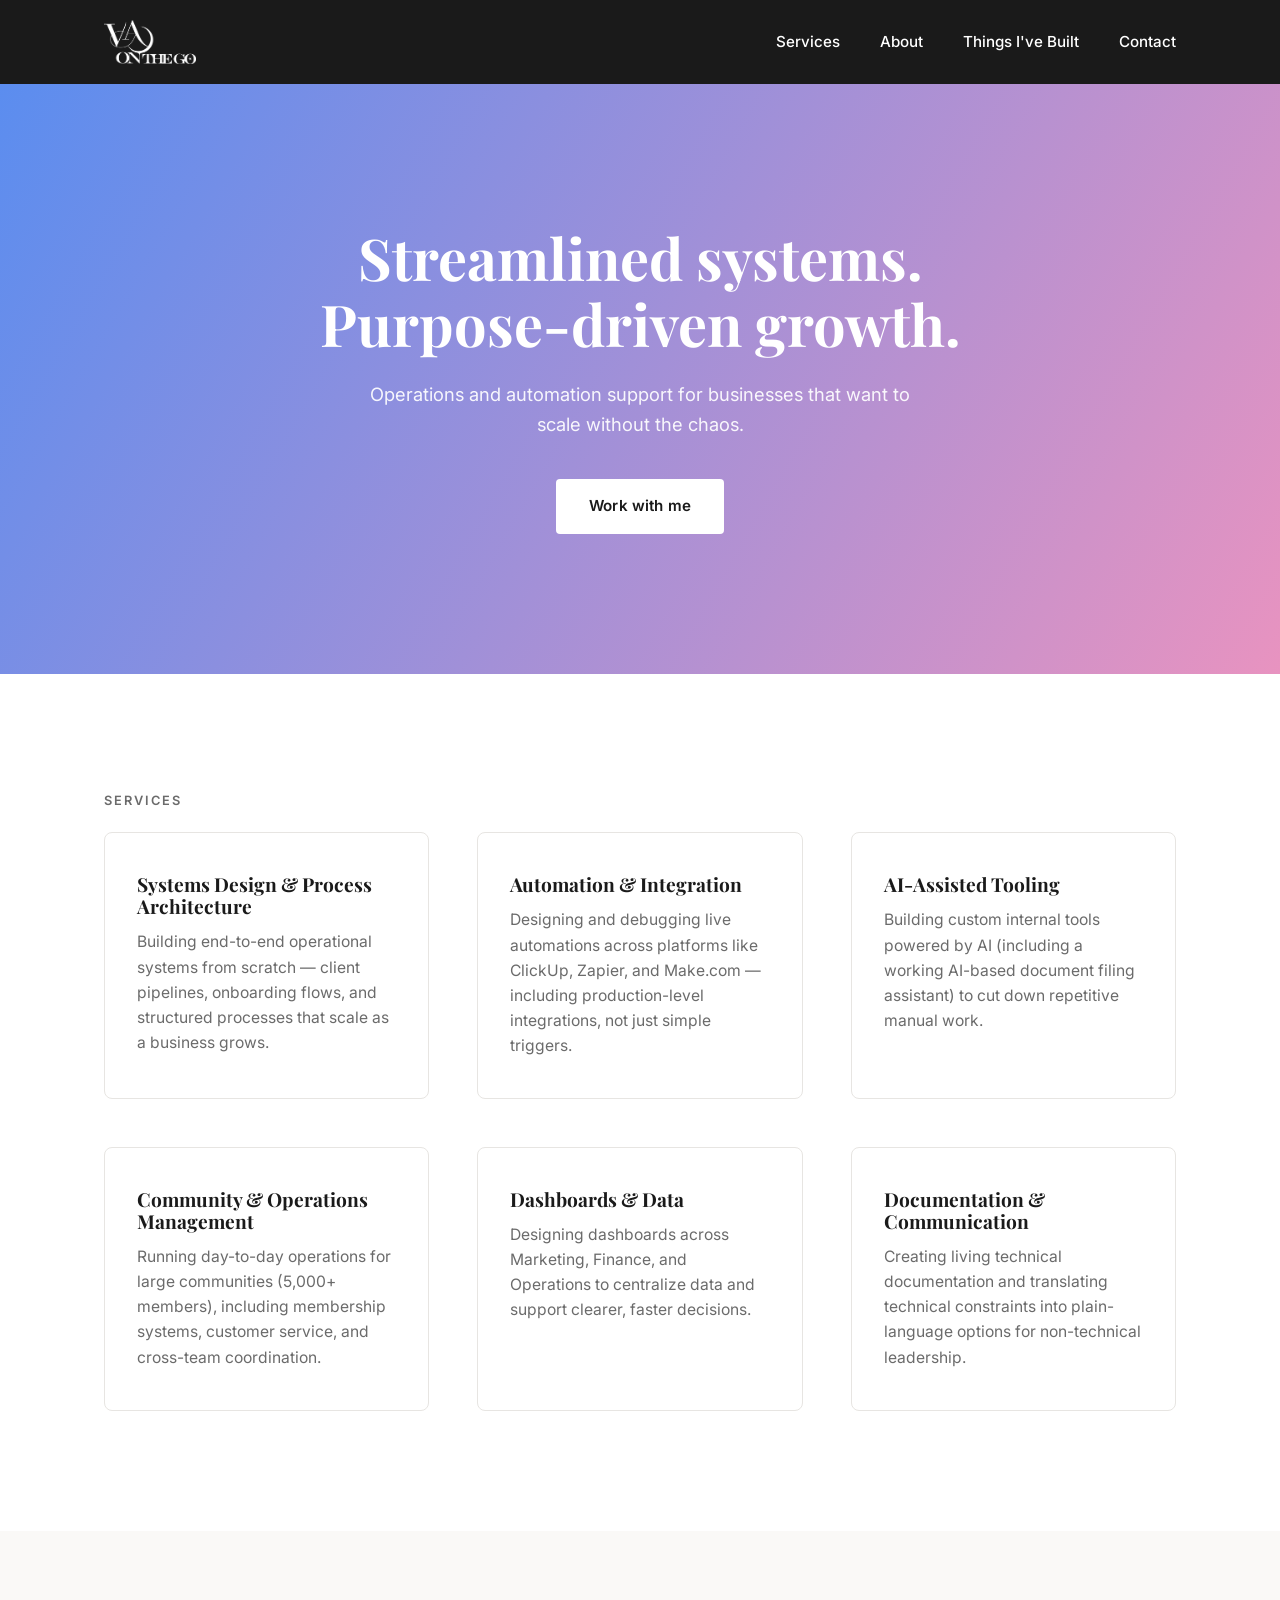
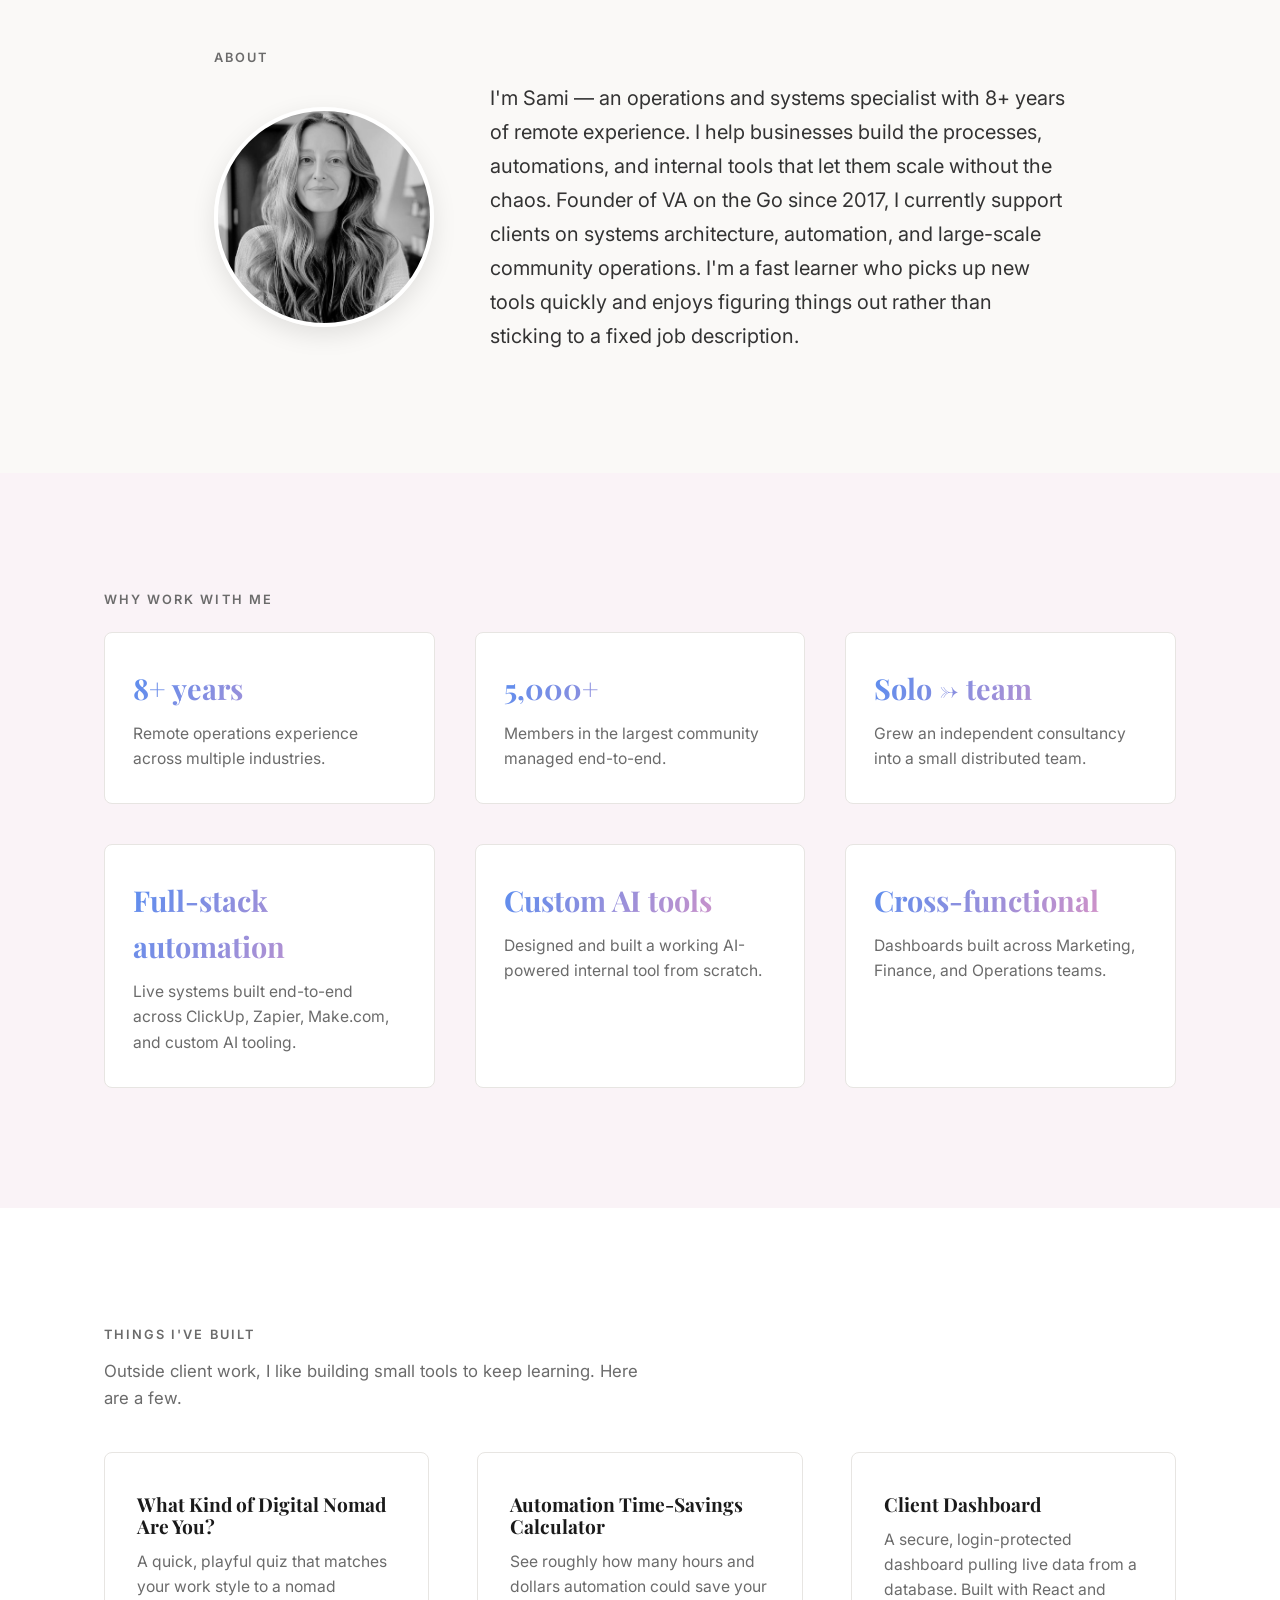
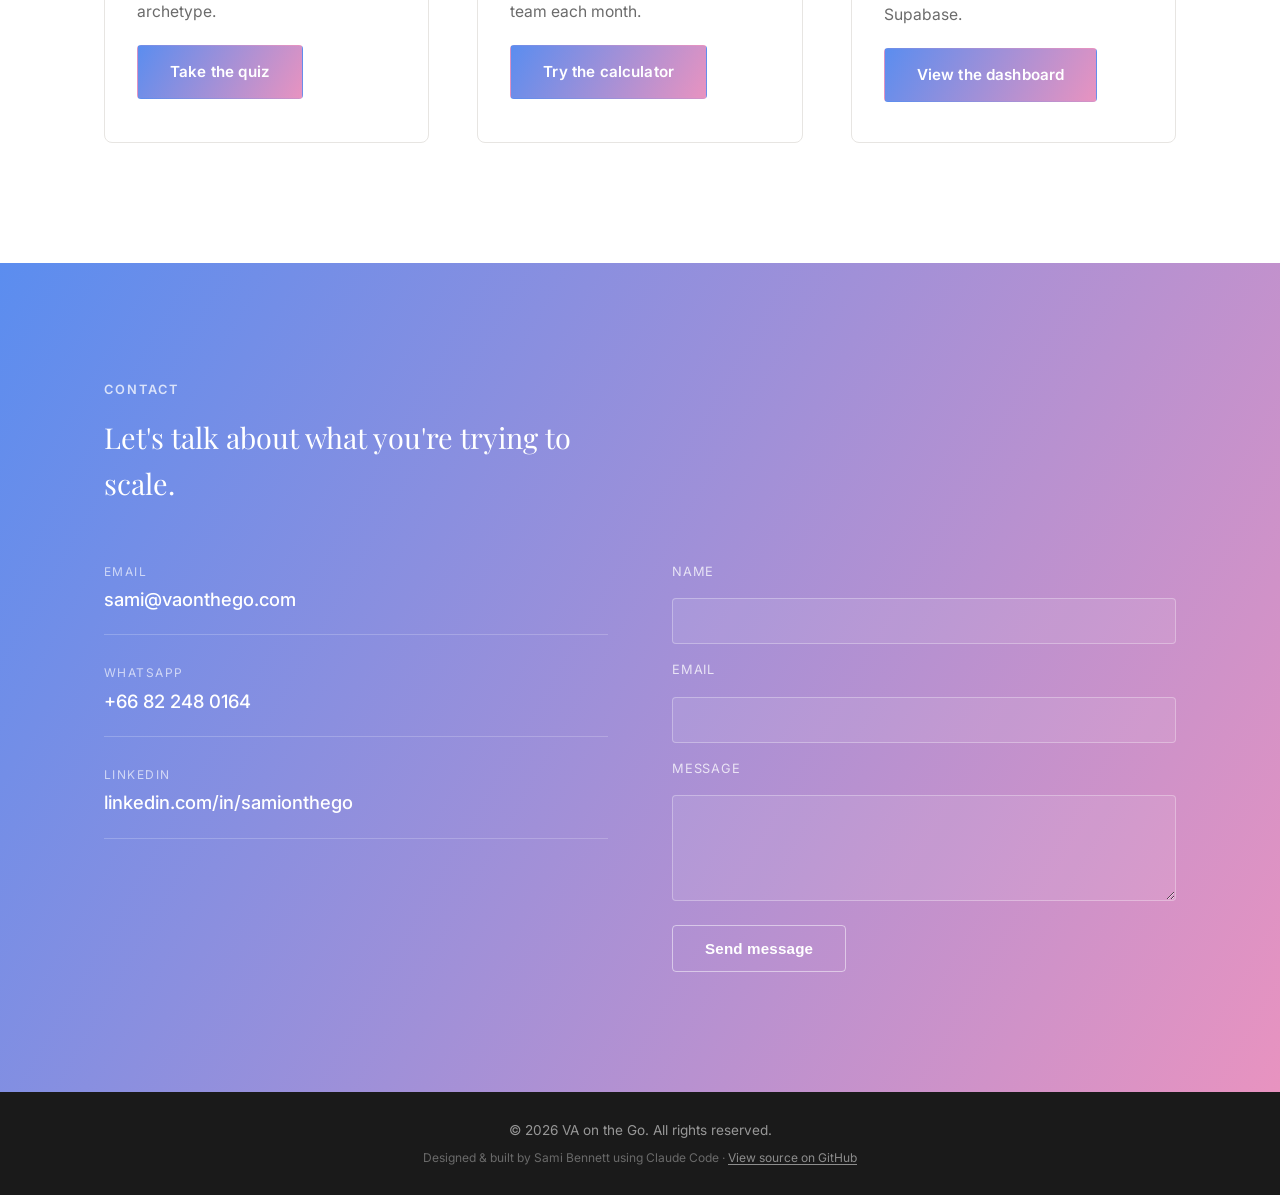
<file: index.html>
<!DOCTYPE html>
<html lang="en">
<head>
<meta charset="UTF-8">
<meta name="viewport" content="width=device-width, initial-scale=1.0">
<title>VA on the Go — Operations &amp; Systems Consultancy</title>
<meta name="description" content="Operations and automation support for businesses that want to scale without the chaos. Systems design, automation, and AI tooling by Sami Bennett.">

<link rel="preconnect" href="https://fonts.googleapis.com">
<link rel="preconnect" href="https://fonts.gstatic.com" crossorigin>
<link href="https://fonts.googleapis.com/css2?family=Playfair+Display:wght@700;800&family=Inter:wght@400;500;600&display=swap" rel="stylesheet">

<link rel="stylesheet" href="css/style.css">
<link rel="icon" type="image/png" sizes="512x512" href="assets/favicon-512.png">
</head>
<body>

<header class="site-header">
  <div class="container header-inner">
    <a href="#top" class="logo-link" aria-label="VA on the Go — home">
      <img src="assets/logo-white.png" alt="VA on the Go" class="logo">
    </a>

    <nav class="site-nav" id="site-nav">
      <a href="#services">Services</a>
      <a href="#about">About</a>
      <a href="#built">Things I've Built</a>
      <a href="#contact">Contact</a>
    </nav>

    <button class="nav-toggle" id="nav-toggle" aria-label="Toggle menu" aria-expanded="false" aria-controls="site-nav">
      <span></span>
      <span></span>
      <span></span>
    </button>
  </div>
</header>

<main id="top">

  <section class="hero">
    <div class="container hero-inner">
      <h1>Streamlined systems.<br>Purpose-driven growth.</h1>
      <p class="hero-sub">Operations and automation support for businesses that want to scale without the chaos.</p>
      <a href="#contact" class="btn btn-primary">Work with me</a>
    </div>
  </section>

  <section class="services" id="services">
    <div class="container">
      <h2 class="section-label">Services</h2>
      <div class="services-grid">
        <div class="service-card">
          <h3>Systems Design &amp; Process Architecture</h3>
          <p>Building end-to-end operational systems from scratch — client pipelines, onboarding flows, and structured processes that scale as a business grows.</p>
        </div>
        <div class="service-card">
          <h3>Automation &amp; Integration</h3>
          <p>Designing and debugging live automations across platforms like ClickUp, Zapier, and Make.com — including production-level integrations, not just simple triggers.</p>
        </div>
        <div class="service-card">
          <h3>AI-Assisted Tooling</h3>
          <p>Building custom internal tools powered by AI (including a working AI-based document filing assistant) to cut down repetitive manual work.</p>
        </div>
        <div class="service-card">
          <h3>Community &amp; Operations Management</h3>
          <p>Running day-to-day operations for large communities (5,000+ members), including membership systems, customer service, and cross-team coordination.</p>
        </div>
        <div class="service-card">
          <h3>Dashboards &amp; Data</h3>
          <p>Designing dashboards across Marketing, Finance, and Operations to centralize data and support clearer, faster decisions.</p>
        </div>
        <div class="service-card">
          <h3>Documentation &amp; Communication</h3>
          <p>Creating living technical documentation and translating technical constraints into plain-language options for non-technical leadership.</p>
        </div>
      </div>
    </div>
  </section>

  <section class="about" id="about">
    <div class="container about-inner">
      <h2 class="section-label">About</h2>
      <div class="about-content">
        <img src="assets/sami-portrait.png" alt="Sami Bennett" class="about-portrait">
        <p class="about-bio">
          I'm Sami — an operations and systems specialist with 8+ years of remote experience.
          I help businesses build the processes, automations, and internal tools that let them
          scale without the chaos. Founder of VA on the Go since 2017, I currently support
          clients on systems architecture, automation, and large-scale community operations.
          I'm a fast learner who picks up new tools quickly and enjoys figuring things out
          rather than sticking to a fixed job description.
        </p>
      </div>
    </div>
  </section>

  <section class="stats" id="why">
    <div class="container">
      <h2 class="section-label">Why work with me</h2>
      <div class="stats-grid">
        <div class="stat-card">
          <span class="stat-number">8+ years</span>
          <p>Remote operations experience across multiple industries.</p>
        </div>
        <div class="stat-card">
          <span class="stat-number">5,000+</span>
          <p>Members in the largest community managed end-to-end.</p>
        </div>
        <div class="stat-card">
          <span class="stat-number">Solo → team</span>
          <p>Grew an independent consultancy into a small distributed team.</p>
        </div>
        <div class="stat-card">
          <span class="stat-number">Full-stack automation</span>
          <p>Live systems built end-to-end across ClickUp, Zapier, Make.com, and custom AI tooling.</p>
        </div>
        <div class="stat-card">
          <span class="stat-number">Custom AI tools</span>
          <p>Designed and built a working AI-powered internal tool from scratch.</p>
        </div>
        <div class="stat-card">
          <span class="stat-number">Cross-functional</span>
          <p>Dashboards built across Marketing, Finance, and Operations teams.</p>
        </div>
      </div>
    </div>
  </section>

  <section class="built" id="built">
    <div class="container">
      <h2 class="section-label">Things I've Built</h2>
      <p class="built-intro">Outside client work, I like building small tools to keep learning. Here are a few.</p>
      <div class="built-grid">
        <div class="built-card">
          <h3>What Kind of Digital Nomad Are You?</h3>
          <p>A quick, playful quiz that matches your work style to a nomad archetype.</p>
          <a href="quiz/" class="btn btn-primary">Take the quiz</a>
        </div>
        <div class="built-card">
          <h3>Automation Time-Savings Calculator</h3>
          <p>See roughly how many hours and dollars automation could save your team each month.</p>
          <a href="calculator/" class="btn btn-primary">Try the calculator</a>
        </div>
        <div class="built-card">
          <h3>Client Dashboard</h3>
          <p>A secure, login-protected dashboard pulling live data from a database. Built with React and Supabase.</p>
          <a href="https://dashboard.vaonthego.com" class="btn btn-primary" target="_blank" rel="noopener">View the dashboard</a>
        </div>
      </div>
    </div>
  </section>

  <section class="contact" id="contact">
    <div class="container contact-inner">
      <h2 class="section-label">Contact</h2>
      <p class="contact-lead">Let's talk about what you're trying to scale.</p>

      <div class="contact-grid">
        <div class="contact-details">
          <a href="mailto:sami@vaonthego.com" class="contact-item">
            <span class="contact-label">Email</span>
            <span class="contact-value">sami@vaonthego.com</span>
          </a>
          <a href="https://wa.me/66822480164" class="contact-item" target="_blank" rel="noopener">
            <span class="contact-label">WhatsApp</span>
            <span class="contact-value">+66 82 248 0164</span>
          </a>
          <a href="https://linkedin.com/in/samionthego" class="contact-item" target="_blank" rel="noopener">
            <span class="contact-label">LinkedIn</span>
            <span class="contact-value">linkedin.com/in/samionthego</span>
          </a>
        </div>

        <form class="contact-form" name="contact" method="POST" data-netlify="true">
          <input type="hidden" name="form-name" value="contact">
          <label for="name">Name</label>
          <input type="text" id="name" name="name" required>

          <label for="email">Email</label>
          <input type="email" id="email" name="email" required>

          <label for="message">Message</label>
          <textarea id="message" name="message" rows="4" required></textarea>

          <button type="submit" class="btn btn-outline">Send message</button>
        </form>
      </div>
    </div>
  </section>

</main>

<footer class="site-footer">
  <div class="container">
    <p>&copy; <span id="year"></span> VA on the Go. All rights reserved.</p>
    <p class="footer-credit">Designed &amp; built by Sami Bennett using Claude Code · <a href="https://github.com/samibee89/vaonthego-website" target="_blank" rel="noopener">View source on GitHub</a></p>
  </div>
</footer>

<script src="js/script.js"></script>
</body>
</html>
</file>
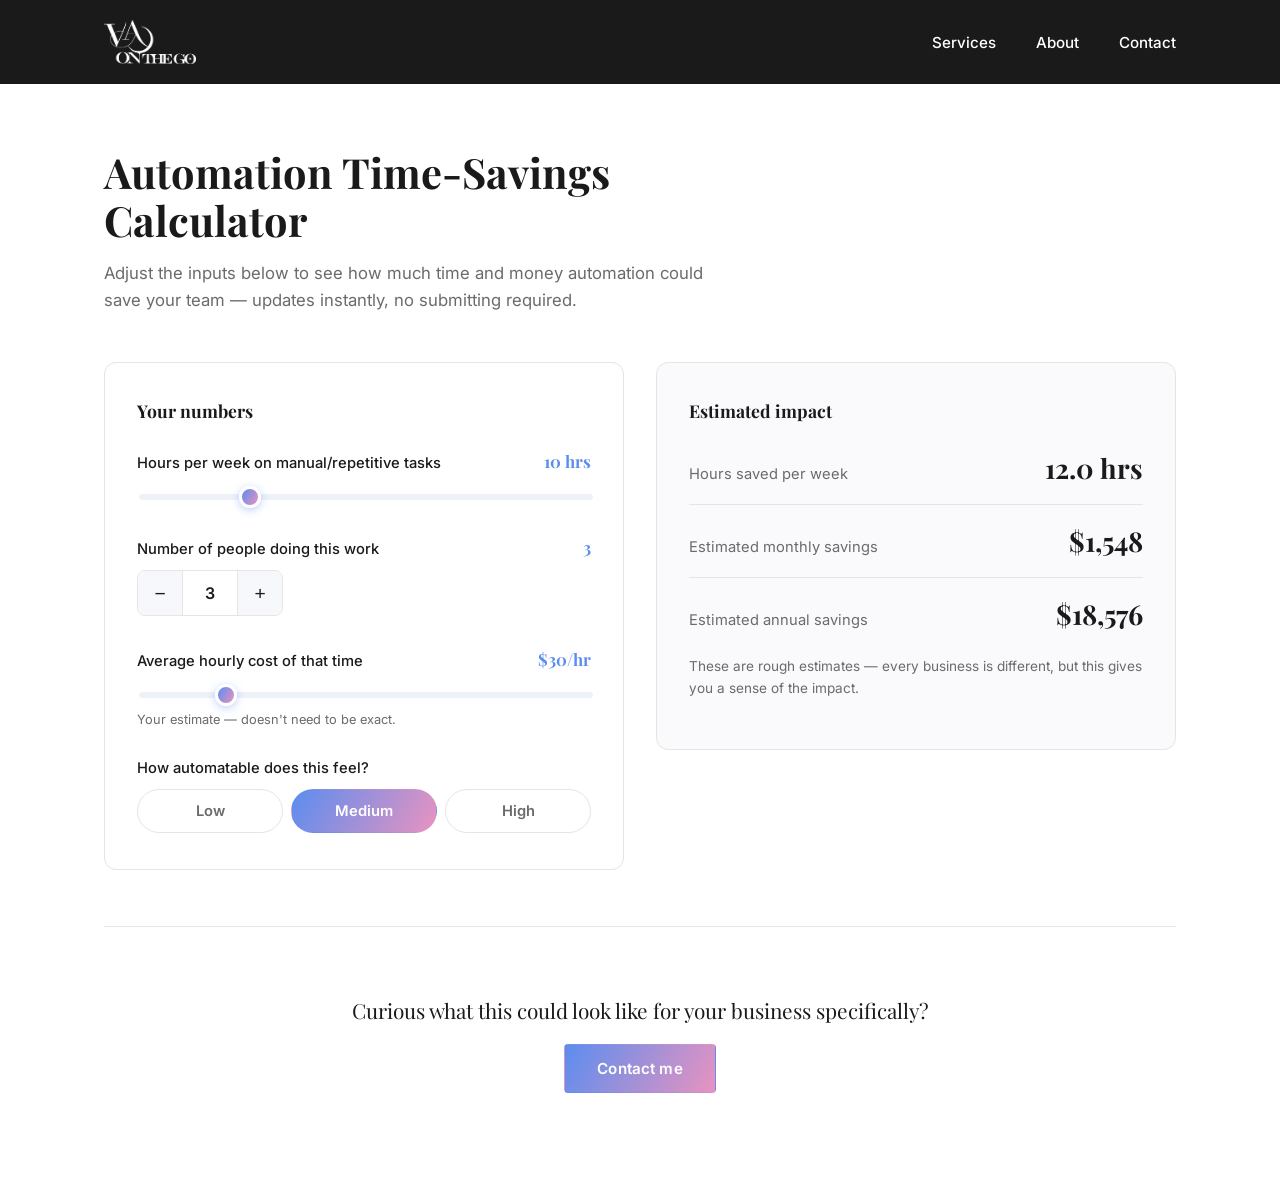
<file: calculator/index.html>
<!DOCTYPE html>
<html lang="en">
<head>
<meta charset="UTF-8">
<meta name="viewport" content="width=device-width, initial-scale=1.0">
<title>Automation Time-Savings Calculator — VA on the Go</title>
<meta name="description" content="See roughly how many hours and dollars automation could save your team each month.">
<link rel="preconnect" href="https://fonts.googleapis.com">
<link rel="preconnect" href="https://fonts.gstatic.com" crossorigin>
<link href="https://fonts.googleapis.com/css2?family=Playfair+Display:wght@600;700;800&family=Inter:wght@400;500;600;700&display=swap" rel="stylesheet">
<link rel="icon" type="image/png" sizes="512x512" href="../assets/favicon-512.png">
<style>
  :root {
    --black: #1A1A1A;
    --white: #FFFFFF;
    --blue: #5B8DEF;
    --pink: #E893C0;
    --gradient: linear-gradient(120deg, var(--blue), var(--pink));
    --gray: #6B6B6B;
    --border: #E7E5E2;
    --font-heading: 'Playfair Display', serif;
    --font-body: 'Inter', sans-serif;
  }

  * { box-sizing: border-box; }

  body {
    margin: 0;
    font-family: var(--font-body);
    color: var(--black);
    background: var(--white);
  }

  h1, h2, h3 {
    font-family: var(--font-heading);
    margin: 0;
  }

  a { color: inherit; }

  /* ---------- Site header (matches main site) ---------- */
  .container {
    max-width: 1120px;
    margin: 0 auto;
    padding: 0 24px;
  }

  .site-header {
    background: var(--black);
  }

  .header-inner {
    display: flex;
    align-items: center;
    justify-content: space-between;
    height: 84px;
  }

  .logo-link { display: flex; align-items: center; }

  .logo { height: 44px; width: auto; display: block; }

  .site-nav { display: flex; gap: 40px; }

  .site-nav a {
    color: var(--white);
    font-size: 0.95rem;
    font-weight: 500;
    text-decoration: none;
    position: relative;
    padding: 4px 0;
  }

  .site-nav a::after {
    content: "";
    position: absolute;
    left: 0;
    bottom: -2px;
    width: 0;
    height: 1px;
    background: var(--white);
    transition: width 0.2s ease;
  }

  .site-nav a:hover::after { width: 100%; }

  .nav-toggle {
    display: none;
    flex-direction: column;
    justify-content: center;
    gap: 5px;
    width: 32px;
    height: 32px;
    background: transparent;
    border: none;
    cursor: pointer;
    padding: 0;
  }

  .nav-toggle span {
    display: block;
    height: 2px;
    width: 100%;
    background: var(--white);
    transition: transform 0.2s ease, opacity 0.2s ease;
  }

  .nav-toggle.open span:nth-child(1) { transform: translateY(7px) rotate(45deg); }
  .nav-toggle.open span:nth-child(2) { opacity: 0; }
  .nav-toggle.open span:nth-child(3) { transform: translateY(-7px) rotate(-45deg); }

  @media (max-width: 720px) {
    .site-nav {
      position: absolute;
      top: 84px;
      left: 0;
      right: 0;
      background: var(--black);
      flex-direction: column;
      gap: 0;
      max-height: 0;
      overflow: hidden;
      transition: max-height 0.25s ease;
    }

    .site-nav.open { max-height: 240px; }

    .site-nav a {
      padding: 16px 24px;
      border-top: 1px solid rgba(255, 255, 255, 0.1);
    }

    .site-nav a::after { display: none; }

    .nav-toggle { display: flex; }
  }

  /* ---------- Buttons ---------- */
  .btn {
    display: inline-block;
    padding: 14px 32px;
    border-radius: 4px;
    font-weight: 600;
    font-size: 0.95rem;
    letter-spacing: 0.01em;
    transition: transform 0.15s ease, opacity 0.15s ease;
    cursor: pointer;
    border: 1px solid transparent;
    text-decoration: none;
    font-family: var(--font-body);
  }

  .btn:hover { transform: translateY(-2px); }

  .btn-primary {
    background: var(--gradient);
    color: var(--white);
  }

  .btn-primary:hover { opacity: 0.85; }

  /* ---------- Calculator layout ---------- */
  .calc-main {
    padding: 64px 0 100px;
  }

  .calc-intro {
    max-width: 640px;
    margin-bottom: 48px;
  }

  .calc-intro h1 {
    font-size: clamp(1.8rem, 4vw, 2.6rem);
    line-height: 1.15;
    margin-bottom: 14px;
  }

  .calc-intro p {
    color: var(--gray);
    font-size: 1.05rem;
    line-height: 1.6;
  }

  .calc-grid {
    display: grid;
    grid-template-columns: 1fr 1fr;
    gap: 32px;
    align-items: start;
  }

  .calc-card {
    background: var(--white);
    border: 1px solid var(--border);
    border-radius: 12px;
    padding: 36px 32px;
  }

  .calc-card-title {
    font-size: 1.1rem;
    margin-bottom: 28px;
  }

  /* Inputs */
  .input-group {
    margin-bottom: 32px;
  }

  .input-group:last-child { margin-bottom: 0; }

  .input-label-row {
    display: flex;
    justify-content: space-between;
    align-items: baseline;
    gap: 12px;
    margin-bottom: 12px;
  }

  .input-label-row label {
    font-size: 0.92rem;
    font-weight: 500;
    color: var(--black);
  }

  .input-value {
    font-family: var(--font-heading);
    font-weight: 700;
    font-size: 1.05rem;
    color: var(--blue);
    white-space: nowrap;
  }

  input[type="range"] {
    width: 100%;
    height: 6px;
    border-radius: 999px;
    background: #eef1f8;
    appearance: none;
    -webkit-appearance: none;
    outline: none;
    cursor: pointer;
  }

  input[type="range"]::-webkit-slider-thumb {
    appearance: none;
    -webkit-appearance: none;
    width: 22px;
    height: 22px;
    border-radius: 50%;
    background: var(--gradient);
    border: 3px solid var(--white);
    box-shadow: 0 2px 8px rgba(91, 141, 239, 0.4);
    cursor: pointer;
  }

  input[type="range"]::-moz-range-thumb {
    width: 22px;
    height: 22px;
    border-radius: 50%;
    background: var(--gradient);
    border: 3px solid var(--white);
    box-shadow: 0 2px 8px rgba(91, 141, 239, 0.4);
    cursor: pointer;
  }

  .input-hint {
    font-size: 0.8rem;
    color: var(--gray);
    margin-top: 10px;
  }

  .stepper {
    display: flex;
    align-items: center;
    border: 1px solid var(--border);
    border-radius: 8px;
    overflow: hidden;
    width: fit-content;
  }

  .stepper-btn {
    width: 44px;
    height: 44px;
    border: none;
    background: #f7f8fc;
    font-size: 1.2rem;
    line-height: 1;
    cursor: pointer;
    color: var(--black);
    transition: background 0.15s ease;
  }

  .stepper-btn:hover { background: #eef1f8; }

  .stepper input[type="number"] {
    width: 56px;
    height: 44px;
    border: none;
    border-left: 1px solid var(--border);
    border-right: 1px solid var(--border);
    text-align: center;
    font-family: var(--font-body);
    font-size: 1rem;
    font-weight: 600;
    color: var(--black);
    -moz-appearance: textfield;
  }

  .stepper input[type="number"]::-webkit-outer-spin-button,
  .stepper input[type="number"]::-webkit-inner-spin-button {
    -webkit-appearance: none;
    margin: 0;
  }

  .segmented {
    display: flex;
    gap: 8px;
  }

  .segment {
    flex: 1;
    padding: 12px 16px;
    border-radius: 999px;
    border: 1px solid var(--border);
    background: var(--white);
    font-family: var(--font-body);
    font-weight: 600;
    font-size: 0.92rem;
    color: var(--gray);
    cursor: pointer;
    transition: background 0.15s ease, color 0.15s ease, border-color 0.15s ease;
  }

  .segment.active {
    background: var(--gradient);
    color: var(--white);
    border-color: transparent;
  }

  .segment:hover:not(.active) {
    border-color: var(--blue);
    color: var(--black);
  }

  /* Results */
  .calc-results {
    background: #FAFAFC;
  }

  .result-row {
    display: flex;
    justify-content: space-between;
    align-items: baseline;
    gap: 16px;
    padding: 18px 0;
    border-bottom: 1px solid var(--border);
  }

  .result-row:first-of-type { padding-top: 0; }

  .result-row-annual {
    border-bottom: none;
    padding-bottom: 0;
  }

  .result-label {
    font-size: 0.92rem;
    color: var(--gray);
  }

  .result-number {
    font-family: var(--font-heading);
    font-weight: 700;
    font-size: 1.7rem;
    color: var(--black);
    transition: color 0.3s ease;
  }

  .result-number.pulse { color: var(--blue); }

  .result-context {
    margin-top: 24px;
    font-size: 0.85rem;
    color: var(--gray);
    line-height: 1.6;
  }

  /* Closing */
  .calc-closing {
    text-align: center;
    margin-top: 56px;
    padding-top: 48px;
    border-top: 1px solid var(--border);
  }

  .calc-closing p {
    font-family: var(--font-heading);
    font-size: 1.3rem;
    margin-bottom: 20px;
  }

  @media (max-width: 780px) {
    .calc-grid { grid-template-columns: 1fr; }
    .calc-card { padding: 28px 24px; }
    .calc-main { padding: 48px 0 72px; }
  }
</style>
</head>
<body>

<header class="site-header">
  <div class="container header-inner">
    <a href="../index.html" class="logo-link" aria-label="VA on the Go — home">
      <img src="../assets/logo-white.png" alt="VA on the Go" class="logo">
    </a>

    <nav class="site-nav" id="site-nav">
      <a href="../index.html#services">Services</a>
      <a href="../index.html#about">About</a>
      <a href="../index.html#contact">Contact</a>
    </nav>

    <button class="nav-toggle" id="nav-toggle" aria-label="Toggle menu" aria-expanded="false" aria-controls="site-nav">
      <span></span>
      <span></span>
      <span></span>
    </button>
  </div>
</header>

<main class="calc-main">
  <div class="container">

    <div class="calc-intro">
      <h1>Automation Time-Savings Calculator</h1>
      <p>Adjust the inputs below to see how much time and money automation could save your team — updates instantly, no submitting required.</p>
    </div>

    <div class="calc-grid">

      <div class="calc-card calc-inputs">
        <h2 class="calc-card-title">Your numbers</h2>

        <div class="input-group">
          <div class="input-label-row">
            <label for="hoursInput">Hours per week on manual/repetitive tasks</label>
            <span class="input-value" id="hoursValue">10 hrs</span>
          </div>
          <input type="range" id="hoursInput" min="1" max="40" step="1" value="10">
        </div>

        <div class="input-group">
          <div class="input-label-row">
            <label for="peopleInput">Number of people doing this work</label>
            <span class="input-value" id="peopleValue">3</span>
          </div>
          <div class="stepper">
            <button type="button" class="stepper-btn" id="peopleMinus" aria-label="Decrease number of people">&minus;</button>
            <input type="number" id="peopleInput" min="1" max="20" step="1" value="3" inputmode="numeric">
            <button type="button" class="stepper-btn" id="peoplePlus" aria-label="Increase number of people">+</button>
          </div>
        </div>

        <div class="input-group">
          <div class="input-label-row">
            <label for="costInput">Average hourly cost of that time</label>
            <span class="input-value" id="costValue">$30/hr</span>
          </div>
          <input type="range" id="costInput" min="15" max="100" step="1" value="30">
          <p class="input-hint">Your estimate — doesn't need to be exact.</p>
        </div>

        <div class="input-group">
          <div class="input-label-row">
            <label id="automationLabel">How automatable does this feel?</label>
          </div>
          <div class="segmented" id="automationSegmented" role="radiogroup" aria-labelledby="automationLabel">
            <button type="button" class="segment" data-value="0.2" role="radio" aria-checked="false">Low</button>
            <button type="button" class="segment active" data-value="0.4" role="radio" aria-checked="true">Medium</button>
            <button type="button" class="segment" data-value="0.6" role="radio" aria-checked="false">High</button>
          </div>
        </div>
      </div>

      <div class="calc-card calc-results">
        <h2 class="calc-card-title">Estimated impact</h2>

        <div class="result-row">
          <span class="result-label">Hours saved per week</span>
          <span class="result-number" id="hoursSaved" data-raw="0">0 hrs</span>
        </div>
        <div class="result-row">
          <span class="result-label">Estimated monthly savings</span>
          <span class="result-number" id="monthlySavings" data-raw="0">$0</span>
        </div>
        <div class="result-row result-row-annual">
          <span class="result-label">Estimated annual savings</span>
          <span class="result-number" id="annualSavings" data-raw="0">$0</span>
        </div>

        <p class="result-context">These are rough estimates — every business is different, but this gives you a sense of the impact.</p>
      </div>

    </div>

    <div class="calc-closing">
      <p>Curious what this could look like for your business specifically?</p>
      <a href="../index.html#contact" class="btn btn-primary">Contact me</a>
    </div>

  </div>
</main>

<script>
  // Mobile nav toggle
  const navToggle = document.getElementById('nav-toggle');
  const siteNav = document.getElementById('site-nav');

  navToggle.addEventListener('click', () => {
    const isOpen = siteNav.classList.toggle('open');
    navToggle.classList.toggle('open', isOpen);
    navToggle.setAttribute('aria-expanded', isOpen);
  });

  siteNav.querySelectorAll('a').forEach((link) => {
    link.addEventListener('click', () => {
      siteNav.classList.remove('open');
      navToggle.classList.remove('open');
      navToggle.setAttribute('aria-expanded', 'false');
    });
  });

  // Calculator
  const hoursInput = document.getElementById('hoursInput');
  const hoursValue = document.getElementById('hoursValue');
  const peopleInput = document.getElementById('peopleInput');
  const peopleValue = document.getElementById('peopleValue');
  const peopleMinus = document.getElementById('peopleMinus');
  const peoplePlus = document.getElementById('peoplePlus');
  const costInput = document.getElementById('costInput');
  const costValue = document.getElementById('costValue');
  const segments = Array.from(document.querySelectorAll('.segment'));

  const hoursSavedEl = document.getElementById('hoursSaved');
  const monthlySavingsEl = document.getElementById('monthlySavings');
  const annualSavingsEl = document.getElementById('annualSavings');

  const animationFrames = new WeakMap();

  function formatHours(value) {
    return `${value.toFixed(1)} hrs`;
  }

  function formatCurrency(value) {
    return `$${Math.round(value).toLocaleString('en-US')}`;
  }

  function animateNumber(el, targetValue, formatFn) {
    const startValue = parseFloat(el.dataset.raw || '0');
    if (Math.abs(targetValue - startValue) < 0.001) {
      el.textContent = formatFn(targetValue);
      el.dataset.raw = String(targetValue);
      return;
    }

    const existingFrame = animationFrames.get(el);
    if (existingFrame) cancelAnimationFrame(existingFrame);

    const duration = 400;
    let startTime = null;
    el.classList.add('pulse');

    function step(timestamp) {
      if (startTime === null) startTime = timestamp;
      const progress = Math.min((timestamp - startTime) / duration, 1);
      const eased = 1 - Math.pow(1 - progress, 3);
      const current = startValue + (targetValue - startValue) * eased;
      el.textContent = formatFn(current);

      if (progress < 1) {
        animationFrames.set(el, requestAnimationFrame(step));
      } else {
        el.dataset.raw = String(targetValue);
        el.classList.remove('pulse');
        animationFrames.delete(el);
      }
    }

    animationFrames.set(el, requestAnimationFrame(step));
  }

  function clampPeople(value) {
    return Math.min(20, Math.max(1, value));
  }

  function getAutomationRate() {
    const active = segments.find((s) => s.classList.contains('active'));
    return active ? Number(active.dataset.value) : 0.4;
  }

  function updateReadouts() {
    hoursValue.textContent = `${hoursInput.value} hrs`;
    peopleValue.textContent = peopleInput.value;
    costValue.textContent = `$${costInput.value}/hr`;
  }

  function calculate() {
    const hours = Number(hoursInput.value);
    const people = Number(peopleInput.value);
    const cost = Number(costInput.value);
    const automationRate = getAutomationRate();

    const hoursSaved = hours * people * automationRate;
    const monthlySavings = hoursSaved * 4.3 * cost;
    const annualSavings = monthlySavings * 12;

    animateNumber(hoursSavedEl, hoursSaved, formatHours);
    animateNumber(monthlySavingsEl, monthlySavings, formatCurrency);
    animateNumber(annualSavingsEl, annualSavings, formatCurrency);
  }

  hoursInput.addEventListener('input', () => { updateReadouts(); calculate(); });
  costInput.addEventListener('input', () => { updateReadouts(); calculate(); });

  peopleInput.addEventListener('input', () => {
    peopleInput.value = clampPeople(Number(peopleInput.value) || 1);
    updateReadouts();
    calculate();
  });

  peopleMinus.addEventListener('click', () => {
    peopleInput.value = clampPeople(Number(peopleInput.value) - 1);
    updateReadouts();
    calculate();
  });

  peoplePlus.addEventListener('click', () => {
    peopleInput.value = clampPeople(Number(peopleInput.value) + 1);
    updateReadouts();
    calculate();
  });

  segments.forEach((segment) => {
    segment.addEventListener('click', () => {
      segments.forEach((s) => {
        s.classList.remove('active');
        s.setAttribute('aria-checked', 'false');
      });
      segment.classList.add('active');
      segment.setAttribute('aria-checked', 'true');
      calculate();
    });
  });

  updateReadouts();
  calculate();
</script>

</body>
</html>
</file>
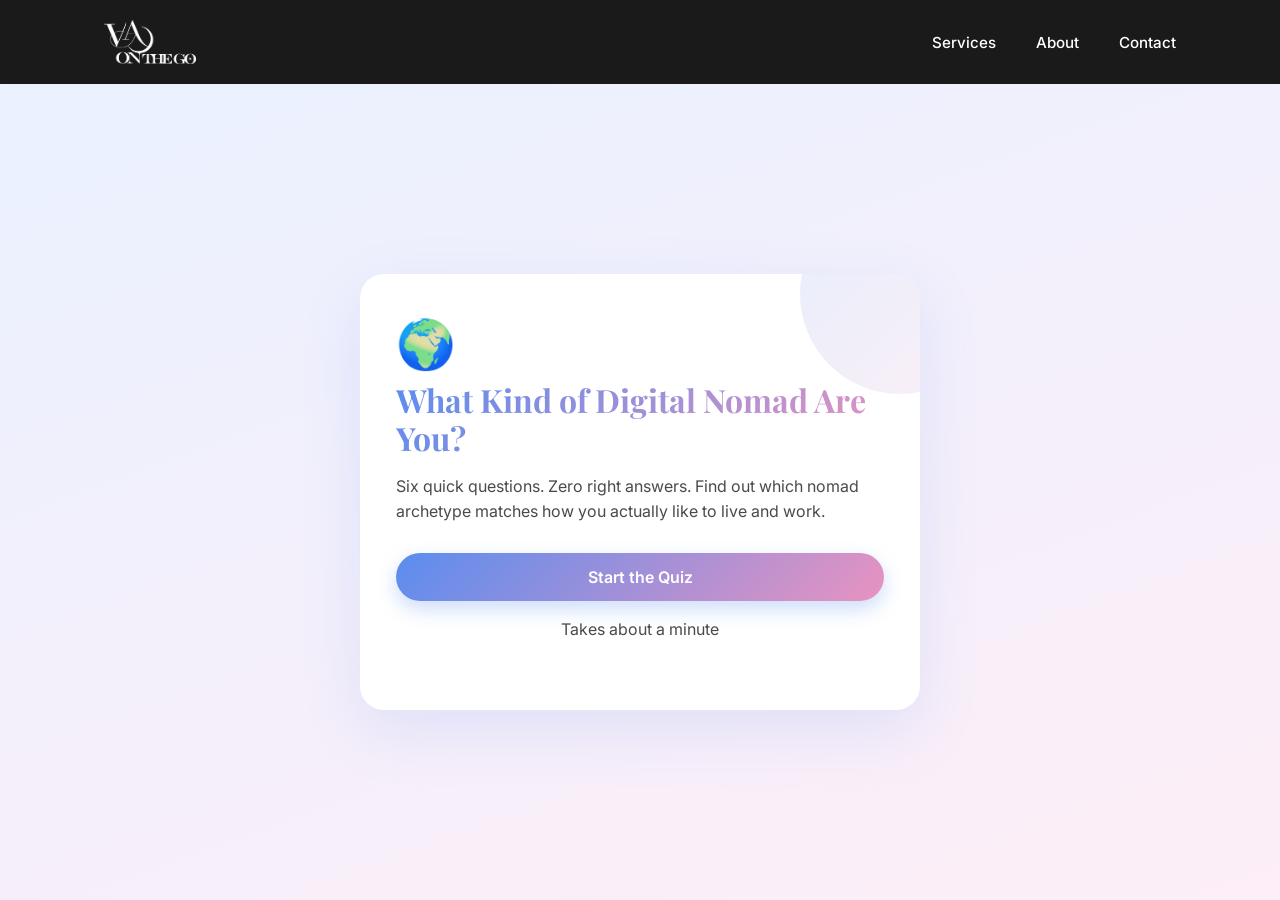
<file: quiz/index.html>
<!DOCTYPE html>
<html lang="en">
<head>
<meta charset="UTF-8">
<meta name="viewport" content="width=device-width, initial-scale=1.0">
<title>What Kind of Digital Nomad Are You?</title>
<link rel="preconnect" href="https://fonts.googleapis.com">
<link rel="preconnect" href="https://fonts.gstatic.com" crossorigin>
<link href="https://fonts.googleapis.com/css2?family=Playfair+Display:wght@600;700;800&family=Inter:wght@400;500;600;700&display=swap" rel="stylesheet">
<link rel="icon" type="image/png" sizes="512x512" href="../assets/favicon-512.png">
<style>
  :root {
    --black: #1A1A1A;
    --white: #FFFFFF;
    --blue: #5B8DEF;
    --pink: #E893C0;
    --gradient: linear-gradient(135deg, var(--blue), var(--pink));
    --card-radius: 24px;
  }

  * { box-sizing: border-box; }

  body {
    margin: 0;
    font-family: 'Inter', sans-serif;
    color: var(--black);
  }

  h1, h2, h3 {
    font-family: 'Playfair Display', serif;
    margin: 0;
  }

  /* ---------- Site header (matches main site) ---------- */
  .container {
    max-width: 1120px;
    margin: 0 auto;
    padding: 0 24px;
  }

  .site-header {
    background: var(--black);
  }

  .header-inner {
    display: flex;
    align-items: center;
    justify-content: space-between;
    height: 84px;
  }

  .logo-link { display: flex; align-items: center; }

  .logo { height: 44px; width: auto; }

  .site-nav { display: flex; gap: 40px; }

  .site-nav a {
    color: var(--white);
    font-family: 'Inter', sans-serif;
    font-size: 0.95rem;
    font-weight: 500;
    text-decoration: none;
    position: relative;
    padding: 4px 0;
  }

  .site-nav a::after {
    content: "";
    position: absolute;
    left: 0;
    bottom: -2px;
    width: 0;
    height: 1px;
    background: var(--white);
    transition: width 0.2s ease;
  }

  .site-nav a:hover::after { width: 100%; }

  .nav-toggle {
    display: none;
    flex-direction: column;
    justify-content: center;
    gap: 5px;
    width: 32px;
    height: 32px;
    background: transparent;
    border: none;
    cursor: pointer;
    padding: 0;
  }

  .nav-toggle span {
    display: block;
    height: 2px;
    width: 100%;
    background: var(--white);
    transition: transform 0.2s ease, opacity 0.2s ease;
  }

  .nav-toggle.open span:nth-child(1) { transform: translateY(7px) rotate(45deg); }
  .nav-toggle.open span:nth-child(2) { opacity: 0; }
  .nav-toggle.open span:nth-child(3) { transform: translateY(-7px) rotate(-45deg); }

  @media (max-width: 720px) {
    .site-nav {
      position: absolute;
      top: 84px;
      left: 0;
      right: 0;
      background: var(--black);
      flex-direction: column;
      gap: 0;
      max-height: 0;
      overflow: hidden;
      transition: max-height 0.25s ease;
    }

    .site-nav.open { max-height: 240px; }

    .site-nav a {
      padding: 16px 24px;
      border-top: 1px solid rgba(255, 255, 255, 0.1);
    }

    .site-nav a::after { display: none; }

    .nav-toggle { display: flex; }
  }

  /* ---------- Quiz layout ---------- */
  .quiz-main {
    min-height: calc(100vh - 84px);
    background: linear-gradient(160deg, #eaf1ff 0%, #fdeef7 100%);
    display: flex;
    align-items: center;
    justify-content: center;
    padding: 40px 24px;
  }

  .app {
    width: 100%;
    max-width: 560px;
  }

  .card {
    background: var(--white);
    border-radius: var(--card-radius);
    padding: 40px 36px;
    box-shadow: 0 20px 60px rgba(91, 141, 239, 0.15);
    position: relative;
    overflow: hidden;
    animation: fadeIn 0.4s ease;
  }

  .card::before {
    content: "";
    position: absolute;
    top: -80px;
    right: -80px;
    width: 200px;
    height: 200px;
    background: var(--gradient);
    opacity: 0.15;
    border-radius: 50%;
  }

  @keyframes fadeIn {
    from { opacity: 0; transform: translateY(12px); }
    to { opacity: 1; transform: translateY(0); }
  }

  /* Intro screen */
  .intro-emoji {
    font-size: 48px;
    margin-bottom: 8px;
  }

  .intro h1 {
    font-size: 2rem;
    line-height: 1.2;
    margin-bottom: 12px;
    background: var(--gradient);
    -webkit-background-clip: text;
    background-clip: text;
    color: transparent;
  }

  .intro p {
    font-size: 1rem;
    line-height: 1.6;
    color: #4a4a4a;
    margin-bottom: 28px;
  }

  .intro-meta {
    font-size: 0.85rem;
    color: #8a8a8a;
    margin-top: 16px;
    text-align: center;
  }

  /* Buttons */
  .btn {
    font-family: 'Inter', sans-serif;
    font-weight: 600;
    font-size: 1rem;
    border: none;
    border-radius: 999px;
    padding: 14px 28px;
    cursor: pointer;
    color: var(--white);
    background: var(--gradient);
    transition: transform 0.15s ease, box-shadow 0.15s ease;
    box-shadow: 0 8px 20px rgba(91, 141, 239, 0.3);
  }

  .btn:hover {
    transform: translateY(-2px);
    box-shadow: 0 12px 24px rgba(91, 141, 239, 0.4);
  }

  .btn:active {
    transform: translateY(0);
  }

  .btn-block {
    width: 100%;
    display: block;
    text-align: center;
    text-decoration: none;
    box-sizing: border-box;
  }

  /* Progress */
  .progress-wrap {
    margin-bottom: 24px;
  }

  .progress-label {
    font-size: 0.85rem;
    font-weight: 600;
    color: var(--blue);
    letter-spacing: 0.04em;
    text-transform: uppercase;
    margin-bottom: 10px;
  }

  .progress-track {
    width: 100%;
    height: 8px;
    background: #eef1f8;
    border-radius: 999px;
    overflow: hidden;
  }

  .progress-fill {
    height: 100%;
    background: var(--gradient);
    border-radius: 999px;
    transition: width 0.35s ease;
  }

  /* Question */
  .question h2 {
    font-size: 1.5rem;
    line-height: 1.3;
    margin-bottom: 24px;
  }

  .options {
    display: flex;
    flex-direction: column;
    gap: 12px;
  }

  .option-btn {
    font-family: 'Inter', sans-serif;
    text-align: left;
    background: #f7f8fc;
    border: 2px solid transparent;
    border-radius: 16px;
    padding: 16px 18px;
    font-size: 0.98rem;
    font-weight: 500;
    color: var(--black);
    cursor: pointer;
    transition: border-color 0.15s ease, background 0.15s ease, transform 0.1s ease;
  }

  .option-btn:hover {
    border-color: var(--blue);
    background: #f0f4ff;
    transform: translateX(2px);
  }

  .option-btn:active {
    transform: scale(0.99);
  }

  /* Result */
  .result-emoji {
    font-size: 56px;
    display: block;
    margin-bottom: 8px;
  }

  .result-tag {
    font-size: 0.85rem;
    font-weight: 700;
    letter-spacing: 0.08em;
    text-transform: uppercase;
    color: var(--pink);
    margin-bottom: 6px;
  }

  .result h2 {
    font-size: 1.9rem;
    line-height: 1.2;
    margin-bottom: 16px;
    background: var(--gradient);
    -webkit-background-clip: text;
    background-clip: text;
    color: transparent;
  }

  .result p {
    font-size: 1.02rem;
    line-height: 1.65;
    color: #3d3d3d;
    margin-bottom: 28px;
  }

  .result-actions {
    display: flex;
    flex-direction: column;
    gap: 12px;
  }

  .promo {
    border-top: 1px solid #eef1f8;
    padding-top: 24px;
    margin-bottom: 20px;
  }

  .promo-text {
    font-size: 0.9rem;
    line-height: 1.6;
    color: #6a6a6a;
    margin-bottom: 16px;
  }

  .btn-secondary {
    background: transparent;
    color: var(--blue);
    box-shadow: none;
    border: 2px solid #e2e8f7;
  }

  .btn-secondary:hover {
    background: #f0f4ff;
    box-shadow: none;
  }

  [hidden] { display: none !important; }

  @media (max-width: 420px) {
    .card { padding: 32px 22px; }
    .intro h1 { font-size: 1.6rem; }
    .result h2 { font-size: 1.5rem; }
  }
</style>
</head>
<body>

<header class="site-header">
  <div class="container header-inner">
    <a href="../index.html" class="logo-link" aria-label="VA on the Go — home">
      <img src="../assets/logo-white.png" alt="VA on the Go" class="logo">
    </a>

    <nav class="site-nav" id="site-nav">
      <a href="../index.html#services">Services</a>
      <a href="../index.html#about">About</a>
      <a href="../index.html#contact">Contact</a>
    </nav>

    <button class="nav-toggle" id="nav-toggle" aria-label="Toggle menu" aria-expanded="false" aria-controls="site-nav">
      <span></span>
      <span></span>
      <span></span>
    </button>
  </div>
</header>

<main class="quiz-main">
<div class="app">
  <div class="card">

    <!-- Intro Screen -->
    <section id="intro" class="intro">
      <div class="intro-emoji">🌍</div>
      <h1>What Kind of Digital Nomad Are You?</h1>
      <p>Six quick questions. Zero right answers. Find out which nomad archetype matches how you actually like to live and work.</p>
      <button class="btn btn-block" id="startBtn">Start the Quiz</button>
      <p class="intro-meta">Takes about a minute</p>
    </section>

    <!-- Question Screen -->
    <section id="quiz" class="question" hidden>
      <div class="progress-wrap">
        <div class="progress-label" id="progressLabel">Question 1 of 6</div>
        <div class="progress-track">
          <div class="progress-fill" id="progressFill"></div>
        </div>
      </div>
      <h2 id="questionText"></h2>
      <div class="options" id="optionsWrap"></div>
    </section>

    <!-- Result Screen -->
    <section id="result" class="result" hidden>
      <span class="result-emoji" id="resultEmoji"></span>
      <div class="result-tag">Your nomad type is</div>
      <h2 id="resultTitle"></h2>
      <p id="resultDesc"></p>
      <div class="promo">
        <p class="promo-text">Enjoyed this quiz? I build things like this — small interactive tools — for businesses too. If you'd like one made for yours, get in touch.</p>
        <a class="btn btn-block" id="contactBtn" href="../index.html#contact">Contact me</a>
      </div>
      <div class="result-actions">
        <button class="btn btn-secondary" id="retakeBtn">Retake Quiz</button>
      </div>
    </section>

  </div>
</div>
</main>

<script>
  const navToggle = document.getElementById('nav-toggle');
  const siteNav = document.getElementById('site-nav');

  navToggle.addEventListener('click', () => {
    const isOpen = siteNav.classList.toggle('open');
    navToggle.classList.toggle('open', isOpen);
    navToggle.setAttribute('aria-expanded', isOpen);
  });

  siteNav.querySelectorAll('a').forEach((link) => {
    link.addEventListener('click', () => {
      siteNav.classList.remove('open');
      navToggle.classList.remove('open');
      navToggle.setAttribute('aria-expanded', 'false');
    });
  });

  const questions = [
    {
      text: "Your ideal \"office\" for the day is...",
      options: [
        { label: "A hammock near the water", type: "beach" },
        { label: "A buzzing coworking space with good coffee", type: "coworking" },
        { label: "Somewhere remote most people have never heard of", type: "offgrid" },
        { label: "My same home desk, thanks", type: "homebase" }
      ]
    },
    {
      text: "Your wifi just cut out mid-call. You...",
      options: [
        { label: "Shrug, it happens. Back to the beach", type: "beach" },
        { label: "Panic slightly, wifi reliability matters to you", type: "coworking" },
        { label: "Expected it, that's part of the adventure", type: "offgrid" },
        { label: "Rare occurrence, your setup is solid", type: "homebase" }
      ]
    },
    {
      text: "Your packing style is...",
      options: [
        { label: "Barely anything, flip-flops and a laptop", type: "beach" },
        { label: "Efficient carry-on, you've got a system", type: "coworking" },
        { label: "Prepared for anything, gear-heavy", type: "offgrid" },
        { label: "You mostly don't pack, you're usually home", type: "homebase" }
      ]
    },
    {
      text: "A \"successful week\" for you looks like...",
      options: [
        { label: "Good sunsets, a few good emails sent", type: "beach" },
        { label: "Deep work done, met some interesting people", type: "coworking" },
        { label: "Saw something incredible nobody else has", type: "offgrid" },
        { label: "Calm, routine, got through the to-do list", type: "homebase" }
      ]
    },
    {
      text: "Your ideal travel pace is...",
      options: [
        { label: "Slow, why rush a good thing", type: "beach" },
        { label: "A few weeks per place, enough to settle in", type: "coworking" },
        { label: "Wherever the wind takes me", type: "offgrid" },
        { label: "I don't move much, I like my base", type: "homebase" }
      ]
    },
    {
      text: "Pick a drink:",
      options: [
        { label: "Fresh coconut, obviously", type: "beach" },
        { label: "Oat milk flat white", type: "coworking" },
        { label: "Whatever's local and unfamiliar", type: "offgrid" },
        { label: "My go-to order, I know what I like", type: "homebase" }
      ]
    }
  ];

  const results = {
    beach: {
      emoji: "🏖️",
      title: "The Beach Bum",
      desc: "Laptop in the sand, minimal schedule, works around the tide not the clock. You've figured out that the best productivity hack is a good view and zero rush. Wifi is optional, sunscreen is not."
    },
    coworking: {
      emoji: "☕",
      title: "The Coworking Regular",
      desc: "You love structure, community, and a good coffee shop or coworking space. Same desk, different country. Reliable wifi and a decent flat white will always win out over a prettier view."
    },
    offgrid: {
      emoji: "🧭",
      title: "The Off-Grid Explorer",
      desc: "You chase remote, unusual places most people have never heard of. Unpredictable wifi is a badge of honor, not a problem. You'd rather have a wild story than a smooth schedule."
    },
    homebase: {
      emoji: "🏡",
      title: "The Home Base Hybrid",
      desc: "You travel in bursts but always return to one home base. Nomad life on your own terms, with a familiar bed and a go-to coffee order waiting for you when you're done exploring."
    }
  };

  const scores = { beach: 0, coworking: 0, offgrid: 0, homebase: 0 };
  let currentQuestion = 0;

  const introEl = document.getElementById('intro');
  const quizEl = document.getElementById('quiz');
  const resultEl = document.getElementById('result');
  const progressLabel = document.getElementById('progressLabel');
  const progressFill = document.getElementById('progressFill');
  const questionText = document.getElementById('questionText');
  const optionsWrap = document.getElementById('optionsWrap');
  const resultEmoji = document.getElementById('resultEmoji');
  const resultTitle = document.getElementById('resultTitle');
  const resultDesc = document.getElementById('resultDesc');

  document.getElementById('startBtn').addEventListener('click', () => {
    introEl.hidden = true;
    quizEl.hidden = false;
    renderQuestion();
  });

  document.getElementById('retakeBtn').addEventListener('click', resetQuiz);

  function renderQuestion() {
    const q = questions[currentQuestion];
    progressLabel.textContent = `Question ${currentQuestion + 1} of ${questions.length}`;
    progressFill.style.width = `${((currentQuestion) / questions.length) * 100}%`;
    questionText.textContent = q.text;
    optionsWrap.innerHTML = '';

    q.options.forEach(opt => {
      const btn = document.createElement('button');
      btn.className = 'option-btn';
      btn.textContent = opt.label;
      btn.addEventListener('click', () => selectAnswer(opt.type));
      optionsWrap.appendChild(btn);
    });
  }

  function selectAnswer(type) {
    scores[type]++;
    currentQuestion++;

    if (currentQuestion < questions.length) {
      renderQuestion();
    } else {
      progressFill.style.width = '100%';
      showResult();
    }
  }

  function showResult() {
    const winner = Object.keys(scores).reduce((a, b) => scores[b] > scores[a] ? b : a);
    const r = results[winner];

    quizEl.hidden = true;
    resultEmoji.textContent = r.emoji;
    resultTitle.textContent = r.title;
    resultDesc.textContent = r.desc;
    resultEl.hidden = false;
  }

  function resetQuiz() {
    Object.keys(scores).forEach(k => scores[k] = 0);
    currentQuestion = 0;
    resultEl.hidden = true;
    introEl.hidden = false;
  }
</script>

</body>
</html>
</file>
<file: css/style.css>
/* ---------- Tokens ---------- */
:root {
  --black: #1A1A1A;
  --white: #FFFFFF;
  --blue: #5B8DEF;
  --pink: #E893C0;
  --gradient: linear-gradient(120deg, var(--blue), var(--pink));
  --gray: #6B6B6B;
  --border: #E7E5E2;

  --font-heading: "Playfair Display", Georgia, serif;
  --font-body: "Inter", -apple-system, BlinkMacSystemFont, "Segoe UI", sans-serif;

  --max-width: 1120px;
}

/* ---------- Reset ---------- */
* { box-sizing: border-box; margin: 0; padding: 0; }

html { scroll-behavior: smooth; }

body {
  font-family: var(--font-body);
  color: var(--black);
  background: var(--white);
  line-height: 1.6;
  -webkit-font-smoothing: antialiased;
}

img { max-width: 100%; display: block; }

a { color: inherit; text-decoration: none; }

.container {
  max-width: var(--max-width);
  margin: 0 auto;
  padding: 0 24px;
}

h1, h2, h3 {
  font-family: var(--font-heading);
  font-weight: 700;
  line-height: 1.15;
}

/* ---------- Buttons ---------- */
.btn {
  display: inline-block;
  padding: 14px 32px;
  border-radius: 4px;
  font-weight: 600;
  font-size: 0.95rem;
  letter-spacing: 0.01em;
  transition: transform 0.15s ease, opacity 0.15s ease;
  cursor: pointer;
  border: 1px solid transparent;
}

.btn:hover { transform: translateY(-2px); }

.btn-primary {
  background: var(--black);
  color: var(--white);
}

.btn-primary:hover { opacity: 0.85; }

.btn-outline {
  background: transparent;
  border-color: rgba(255, 255, 255, 0.5);
  color: var(--white);
}

.btn-outline:hover { background: rgba(255, 255, 255, 0.1); }

/* ---------- Header ---------- */
.site-header {
  background: var(--black);
  position: sticky;
  top: 0;
  z-index: 100;
}

.header-inner {
  display: flex;
  align-items: center;
  justify-content: space-between;
  height: 84px;
}

.logo-link { display: flex; align-items: center; }

.logo {
  height: 44px;
  width: auto;
}

.site-nav {
  display: flex;
  gap: 40px;
}

.site-nav a {
  color: var(--white);
  font-size: 0.95rem;
  font-weight: 500;
  position: relative;
  padding: 4px 0;
}

.site-nav a::after {
  content: "";
  position: absolute;
  left: 0;
  bottom: -2px;
  width: 0;
  height: 1px;
  background: var(--white);
  transition: width 0.2s ease;
}

.site-nav a:hover::after { width: 100%; }

.nav-toggle {
  display: none;
  flex-direction: column;
  justify-content: center;
  gap: 5px;
  width: 32px;
  height: 32px;
  background: transparent;
  border: none;
  cursor: pointer;
  padding: 0;
}

.nav-toggle span {
  display: block;
  height: 2px;
  width: 100%;
  background: var(--white);
  transition: transform 0.2s ease, opacity 0.2s ease;
}

.nav-toggle.open span:nth-child(1) { transform: translateY(7px) rotate(45deg); }
.nav-toggle.open span:nth-child(2) { opacity: 0; }
.nav-toggle.open span:nth-child(3) { transform: translateY(-7px) rotate(-45deg); }

/* ---------- Hero ---------- */
.hero {
  background: var(--gradient);
  padding: 140px 0;
  text-align: center;
}

.hero-inner {
  max-width: 720px;
}

.hero h1 {
  color: var(--white);
  font-size: clamp(2.2rem, 5vw, 3.6rem);
  margin-bottom: 24px;
}

.hero-sub {
  color: rgba(255, 255, 255, 0.92);
  font-size: 1.15rem;
  max-width: 560px;
  margin: 0 auto 40px;
}

.hero .btn-primary {
  background: var(--white);
  color: var(--black);
}

.hero .btn-primary:hover { opacity: 0.9; }

/* ---------- Section label ---------- */
.section-label {
  font-size: 0.8rem;
  letter-spacing: 0.16em;
  text-transform: uppercase;
  font-family: var(--font-body);
  font-weight: 600;
  color: var(--gray);
  margin-bottom: 16px;
}

/* ---------- Services ---------- */
.services {
  background: var(--white);
  padding: 120px 0;
}

.services-grid {
  display: grid;
  grid-template-columns: repeat(3, 1fr);
  gap: 48px;
  margin-top: 24px;
}

.service-card {
  padding: 40px 32px;
  border: 1px solid var(--border);
  border-radius: 8px;
  transition: border-color 0.2s ease, transform 0.2s ease;
}

.service-card:hover {
  border-color: var(--blue);
  transform: translateY(-4px);
}

.service-card h3 {
  font-size: 1.2rem;
  margin-bottom: 12px;
}

.service-card p {
  color: var(--gray);
  font-size: 0.98rem;
}

/* ---------- About ---------- */
.about {
  background: #FAF9F7;
  padding: 120px 0;
}

.about-inner {
  max-width: 900px;
}

.about-content {
  display: flex;
  align-items: center;
  gap: 56px;
  margin-top: 8px;
}

.about-portrait {
  width: 220px;
  height: 220px;
  border-radius: 50%;
  object-fit: cover;
  flex-shrink: 0;
  border: 4px solid var(--white);
  box-shadow: 0 8px 24px rgba(0, 0, 0, 0.1);
}

.about-bio {
  font-size: 1.25rem;
  line-height: 1.7;
  color: #333;
}

/* ---------- Stats / Why work with me ---------- */
.stats {
  background: #FAF3F7;
  padding: 120px 0;
}

.stats-grid {
  display: grid;
  grid-template-columns: repeat(3, 1fr);
  gap: 40px;
  margin-top: 24px;
}

.stat-card {
  padding: 32px 28px;
  background: var(--white);
  border: 1px solid var(--border);
  border-radius: 8px;
}

.stat-number {
  display: block;
  font-family: var(--font-heading);
  font-weight: 700;
  font-size: 1.8rem;
  margin-bottom: 10px;
  background: var(--gradient);
  -webkit-background-clip: text;
  background-clip: text;
  color: transparent;
}

.stat-card p {
  color: var(--gray);
  font-size: 0.98rem;
}

/* ---------- Things I've Built ---------- */
.built {
  background: var(--white);
  padding: 120px 0;
}

.built-intro {
  color: var(--gray);
  font-size: 1.05rem;
  max-width: 560px;
  margin-top: 8px;
}

.built-grid {
  display: grid;
  grid-template-columns: repeat(3, 1fr);
  gap: 48px;
  margin-top: 40px;
}

.built-card {
  padding: 40px 32px;
  border: 1px solid var(--border);
  border-radius: 8px;
  transition: border-color 0.2s ease, transform 0.2s ease;
}

.built-card:hover {
  border-color: var(--blue);
  transform: translateY(-4px);
}

.built-card h3 {
  font-size: 1.2rem;
  margin-bottom: 12px;
}

.built-card p {
  color: var(--gray);
  font-size: 0.98rem;
  margin-bottom: 20px;
}

.built-card .btn-primary {
  background: var(--gradient);
  color: var(--white);
}

/* ---------- Contact ---------- */
.contact {
  background: var(--black);
  background-image: var(--gradient);
  padding: 120px 0;
  color: var(--white);
}

.contact .section-label { color: rgba(255, 255, 255, 0.75); }

.contact-lead {
  font-family: var(--font-heading);
  font-size: 1.8rem;
  margin-bottom: 56px;
  max-width: 500px;
}

.contact-grid {
  display: grid;
  grid-template-columns: 1fr 1fr;
  gap: 64px;
}

.contact-details {
  display: flex;
  flex-direction: column;
  gap: 28px;
}

.contact-item {
  display: flex;
  flex-direction: column;
  gap: 4px;
  padding-bottom: 20px;
  border-bottom: 1px solid rgba(255, 255, 255, 0.2);
  transition: opacity 0.15s ease;
}

.contact-item:hover { opacity: 0.75; }

.contact-label {
  font-size: 0.75rem;
  letter-spacing: 0.12em;
  text-transform: uppercase;
  color: rgba(255, 255, 255, 0.65);
}

.contact-value {
  font-size: 1.15rem;
  font-weight: 500;
}

.contact-form {
  display: flex;
  flex-direction: column;
  gap: 16px;
}

.contact-form label {
  font-size: 0.8rem;
  letter-spacing: 0.06em;
  text-transform: uppercase;
  color: rgba(255, 255, 255, 0.75);
}

.contact-form input,
.contact-form textarea {
  width: 100%;
  padding: 12px 14px;
  background: rgba(255, 255, 255, 0.08);
  border: 1px solid rgba(255, 255, 255, 0.3);
  border-radius: 4px;
  color: var(--white);
  font-family: var(--font-body);
  font-size: 1rem;
}

.contact-form input::placeholder,
.contact-form textarea::placeholder { color: rgba(255, 255, 255, 0.5); }

.contact-form input:focus,
.contact-form textarea:focus {
  outline: none;
  border-color: var(--white);
}

.contact-form .btn { margin-top: 8px; align-self: flex-start; }

/* ---------- Footer ---------- */
.site-footer {
  background: var(--black);
  color: rgba(255, 255, 255, 0.55);
  padding: 28px 0;
  font-size: 0.85rem;
  text-align: center;
}

.footer-credit {
  margin-top: 6px;
  font-size: 0.75rem;
  color: rgba(255, 255, 255, 0.35);
}

.footer-credit a {
  color: rgba(255, 255, 255, 0.5);
  text-decoration: underline;
  text-underline-offset: 2px;
}

.footer-credit a:hover { color: rgba(255, 255, 255, 0.75); }

/* ---------- Responsive ---------- */
@media (max-width: 860px) {
  .services-grid { grid-template-columns: 1fr; gap: 32px; }
  .stats-grid { grid-template-columns: repeat(2, 1fr); gap: 24px; }
  .built-grid { grid-template-columns: 1fr; gap: 32px; }
  .contact-grid { grid-template-columns: 1fr; gap: 48px; }
  .about-content { flex-direction: column; text-align: center; gap: 32px; }
  .hero { padding: 100px 0; }
  .services, .about, .stats, .built, .contact { padding: 80px 0; }
}

@media (max-width: 720px) {
  .site-nav {
    position: absolute;
    top: 84px;
    left: 0;
    right: 0;
    background: var(--black);
    flex-direction: column;
    gap: 0;
    max-height: 0;
    overflow: hidden;
    transition: max-height 0.25s ease;
  }

  .site-nav.open { max-height: 240px; }

  .site-nav a {
    padding: 16px 24px;
    border-top: 1px solid rgba(255, 255, 255, 0.1);
  }

  .site-nav a::after { display: none; }

  .nav-toggle { display: flex; }
}

@media (max-width: 480px) {
  .stats-grid { grid-template-columns: 1fr; }
  .about-portrait { width: 160px; height: 160px; }
  .hero { padding: 80px 0; }
  .hero-sub { font-size: 1rem; }
  .about-bio { font-size: 1.1rem; }
  .contact-lead { font-size: 1.4rem; }
}
</file>
